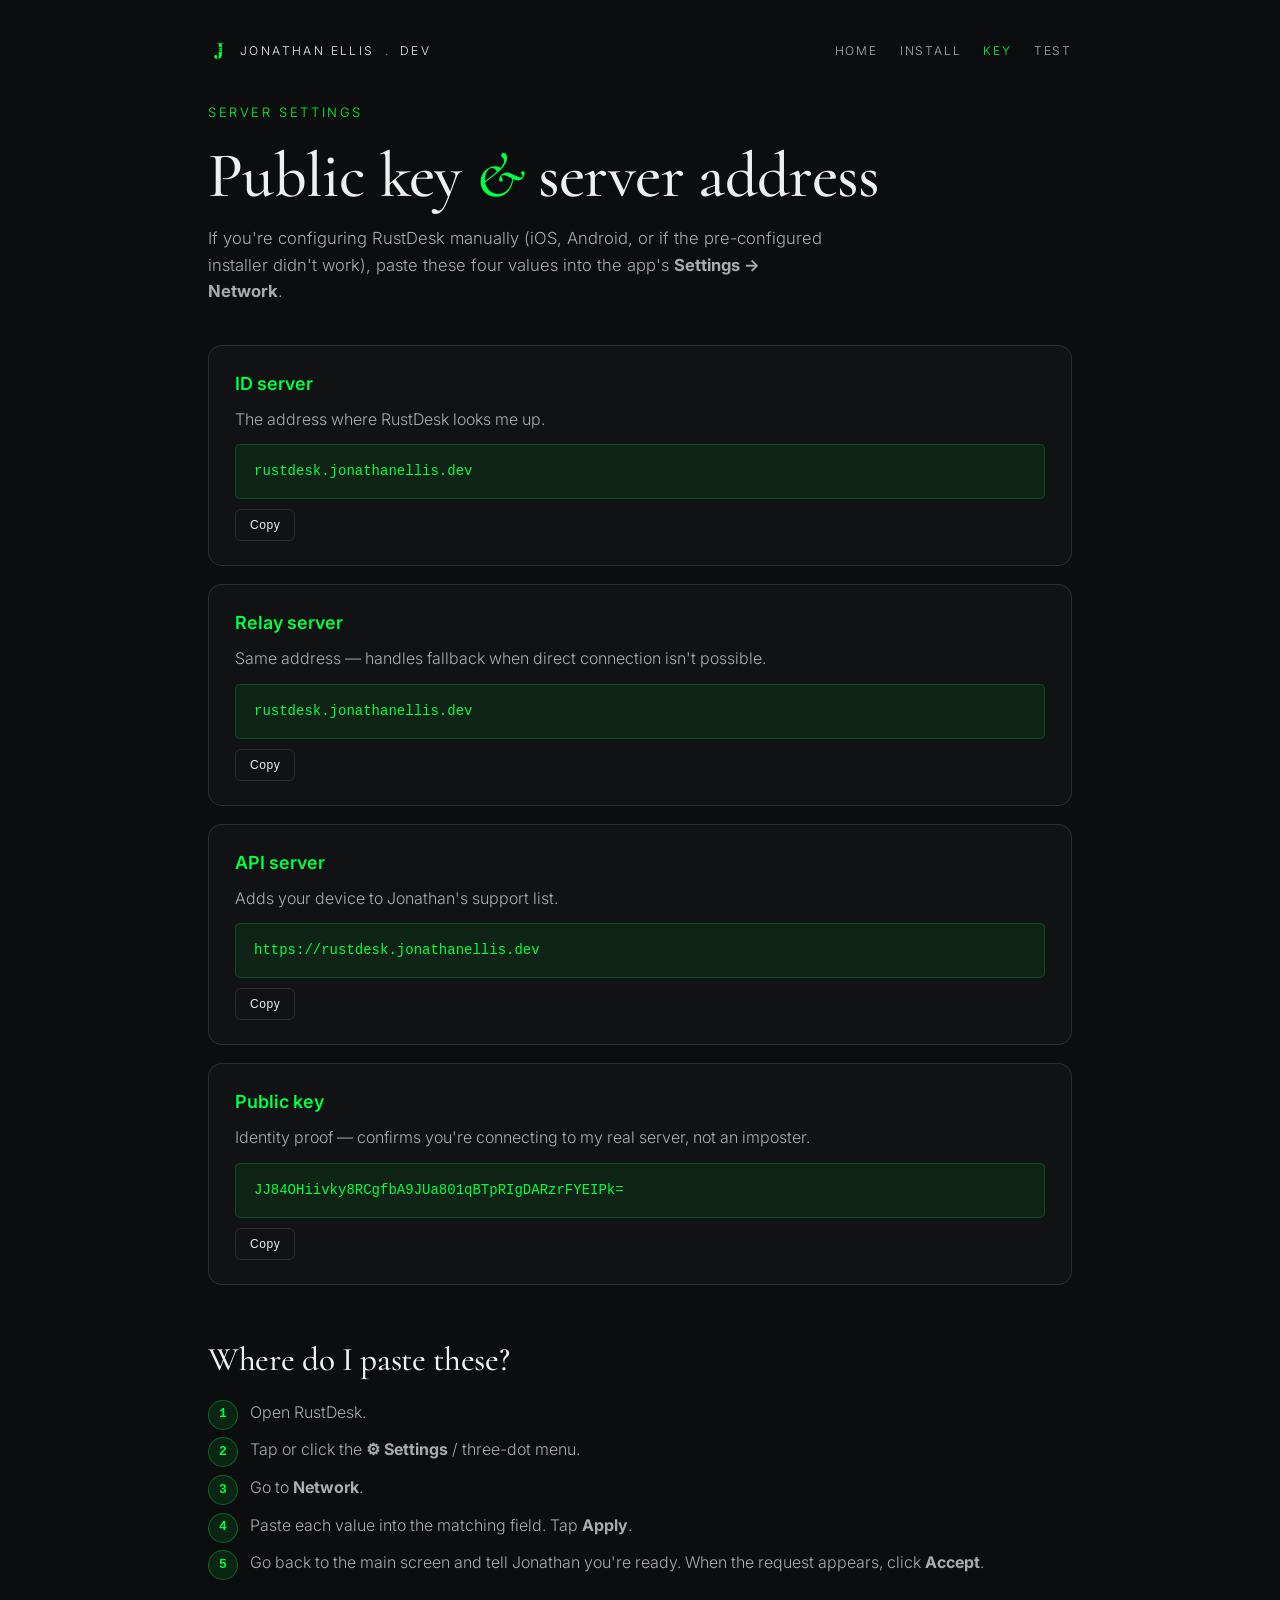
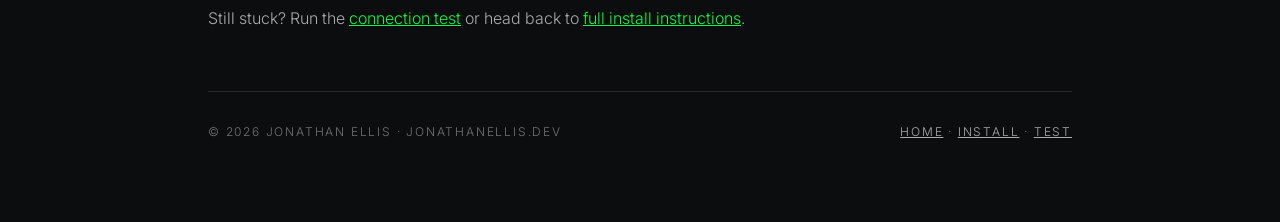
<file: key/index.html>
<!DOCTYPE html>
<html lang="en">
<head>
<meta charset="UTF-8">
<meta name="viewport" content="width=device-width, initial-scale=1.0">
<title>RustDesk public key — Jonathan Ellis</title>
<meta name="description" content="Public key and server settings for connecting to Jonathan Ellis's RustDesk server.">
<link rel="icon" type="image/svg+xml" href="/public/favicon.svg">
<link rel="preconnect" href="https://fonts.googleapis.com">
<link rel="preconnect" href="https://fonts.gstatic.com" crossorigin>
<link href="https://fonts.googleapis.com/css2?family=Cormorant:ital,wght@0,400;0,500;1,500&family=Inter:wght@300;400;500;600;700&display=swap" rel="stylesheet">
<link rel="stylesheet" href="/shared.css">
</head>
<body>
<div class="wrap">
  <nav class="top">
    <a class="brand" href="/">
      <img src="/public/logo.svg" alt="JE">
      Jonathan Ellis<span class="dot">.</span>Dev
    </a>
    <ul>
      <li><a href="/">Home</a></li>
      <li><a href="/install/">Install</a></li>
      <li><a href="/key/" class="active">Key</a></li>
      <li><a href="/test/">Test</a></li>
    </ul>
  </nav>

  <div class="kicker">Server settings</div>
  <h1>Public key <em>&amp;</em> server address</h1>
  <p class="lede">
    If you're configuring RustDesk manually (iOS, Android, or if the pre-configured installer didn't work), paste these four values into the app's <strong>Settings → Network</strong>.
  </p>

  <div class="card">
    <h3>ID server</h3>
    <p style="margin-bottom: 12px;">The address where RustDesk looks me up.</p>
    <code class="key key-block" id="id-server">rustdesk.jonathanellis.dev</code>
    <button class="copy-btn" data-target="id-server">Copy</button>
  </div>

  <div class="card">
    <h3>Relay server</h3>
    <p style="margin-bottom: 12px;">Same address — handles fallback when direct connection isn't possible.</p>
    <code class="key key-block" id="relay-server">rustdesk.jonathanellis.dev</code>
    <button class="copy-btn" data-target="relay-server">Copy</button>
  </div>

  <div class="card">
    <h3>API server</h3>
    <p style="margin-bottom: 12px;">Adds your device to Jonathan's support list.</p>
    <code class="key key-block" id="api-server">https://rustdesk.jonathanellis.dev</code>
    <button class="copy-btn" data-target="api-server">Copy</button>
  </div>

  <div class="card">
    <h3>Public key</h3>
    <p style="margin-bottom: 12px;">Identity proof — confirms you're connecting to my real server, not an imposter.</p>
    <code class="key key-block" id="pubkey">JJ84OHiivky8RCgfbA9JUa801qBTpRIgDARzrFYEIPk=</code>
    <button class="copy-btn" data-target="pubkey">Copy</button>
  </div>

  <h2>Where do I paste these?</h2>
  <ol class="steps">
    <li>Open RustDesk.</li>
    <li>Tap or click the <strong>⚙ Settings</strong> / three-dot menu.</li>
    <li>Go to <strong>Network</strong>.</li>
    <li>Paste each value into the matching field. Tap <strong>Apply</strong>.</li>
    <li>Go back to the main screen and tell Jonathan you're ready. When the request appears, click <strong>Accept</strong>.</li>
  </ol>

  <p style="margin-top: 30px;">Still stuck? Run the <a href="/test/">connection test</a> or head back to <a href="/install/">full install instructions</a>.</p>

  <footer>
    <div>© 2026 Jonathan Ellis · jonathanellis.dev</div>
    <div>
      <a href="/">Home</a> ·
      <a href="/install/">Install</a> ·
      <a href="/test/">Test</a>
    </div>
  </footer>
</div>

<script>
document.querySelectorAll('.copy-btn').forEach(btn => {
  btn.addEventListener('click', async () => {
    const target = document.getElementById(btn.dataset.target);
    try {
      await navigator.clipboard.writeText(target.textContent.trim());
      btn.textContent = 'Copied';
      btn.classList.add('copied');
      setTimeout(() => {
        btn.textContent = 'Copy';
        btn.classList.remove('copied');
      }, 1600);
    } catch (e) {
      btn.textContent = 'Select manually';
    }
  });
});
</script>
</body>
</html>
</file>
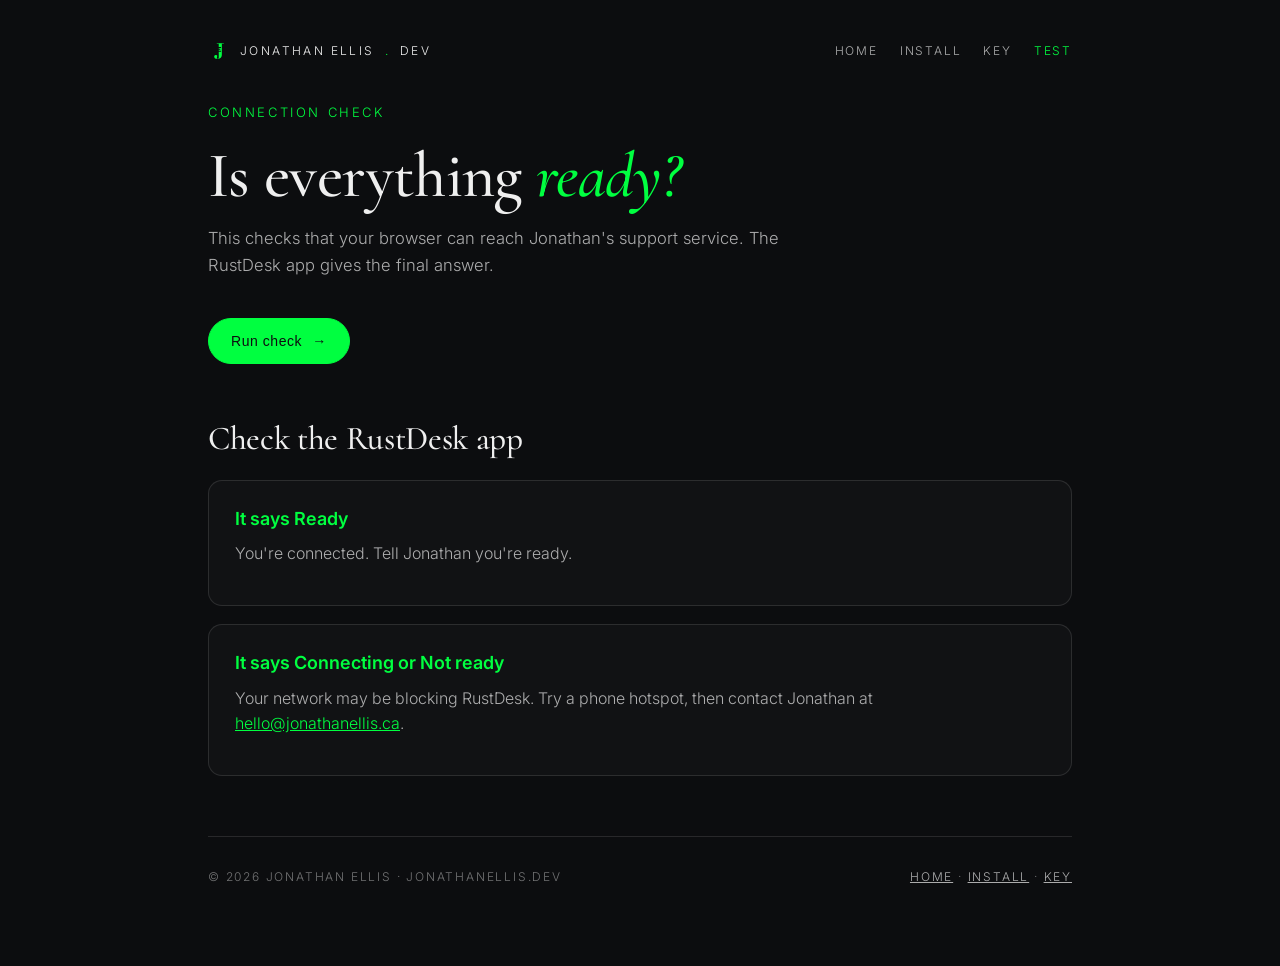
<file: test/index.html>
<!DOCTYPE html>
<html lang="en">
<head>
<meta charset="UTF-8">
<meta name="viewport" content="width=device-width, initial-scale=1.0">
<title>Connection check — RustDesk — Jonathan Ellis</title>
<meta name="description" content="Check whether your browser can reach Jonathan Ellis's RustDesk support server.">
<link rel="icon" type="image/svg+xml" href="/public/favicon.svg">
<link rel="preconnect" href="https://fonts.googleapis.com">
<link rel="preconnect" href="https://fonts.gstatic.com" crossorigin>
<link href="https://fonts.googleapis.com/css2?family=Cormorant:ital,wght@0,400;0,500;1,500&family=Inter:wght@300;400;500;600;700&display=swap" rel="stylesheet">
<link rel="stylesheet" href="/shared.css">
</head>
<body>
<div class="wrap">
  <nav class="top">
    <a class="brand" href="/">
      <img src="/public/logo.svg" alt="JE">
      Jonathan Ellis<span class="dot">.</span>Dev
    </a>
    <ul>
      <li><a href="/">Home</a></li>
      <li><a href="/install/">Install</a></li>
      <li><a href="/key/">Key</a></li>
      <li><a href="/test/" class="active">Test</a></li>
    </ul>
  </nav>

  <div class="kicker">Connection check</div>
  <h1>Is everything <em>ready?</em></h1>
  <p class="lede">This checks that your browser can reach Jonathan's support service. The RustDesk app gives the final answer.</p>

  <div class="btn-row">
    <button class="btn primary" id="run-test" type="button">Run check <span aria-hidden="true">→</span></button>
  </div>

  <div id="results" aria-live="polite" style="margin-top: 30px;"></div>

  <h2>Check the RustDesk app</h2>
  <div class="card">
    <h3>It says Ready</h3>
    <p>You're connected. Tell Jonathan you're ready.</p>
  </div>
  <div class="card">
    <h3>It says Connecting or Not ready</h3>
    <p>Your network may be blocking RustDesk. Try a phone hotspot, then contact Jonathan at <a href="mailto:hello@jonathanellis.ca">hello@jonathanellis.ca</a>.</p>
  </div>

  <footer>
    <div>© 2026 Jonathan Ellis · jonathanellis.dev</div>
    <div>
      <a href="/">Home</a> ·
      <a href="/install/">Install</a> ·
      <a href="/key/">Key</a>
    </div>
  </footer>
</div>

<script>
const results = document.getElementById('results');
const button = document.getElementById('run-test');

function showResult(status, title, detail) {
  const card = document.createElement('div');
  card.className = 'card';
  const heading = document.createElement('h3');
  const dot = document.createElement('span');
  dot.className = `status-dot ${status}`;
  heading.append(dot, title);
  const text = document.createElement('p');
  text.textContent = detail;
  card.append(heading, text);
  results.replaceChildren(card);
}

button.addEventListener('click', async () => {
  button.disabled = true;
  showResult('pending', 'Checking…', 'This takes a few seconds.');
  try {
    const response = await fetch('/api/latest', { cache: 'no-store', signal: AbortSignal.timeout(8000) });
    if (!response.ok) throw new Error('unavailable');
    const latest = await response.json();
    showResult('ok', 'Support service reachable', `The latest available version is RustDesk ${latest.version}.`);
  } catch (err) {
    showResult('fail', 'Support service not reachable', 'Try a different network, or contact Jonathan.');
  }
  button.disabled = false;
});
</script>
</body>
</html>
</file>
<file: shared.css>
/* Jonathan Ellis brand — shared across rustdesk pages */
:root {
  --green: #00ff40;
  --charcoal: #25272b;
  --ink: #0c0d0f;
  --bone: #efefef;
  --bone-dim: rgba(239, 239, 239, 0.7);
  --muted: rgba(239, 239, 239, 0.45);
  --line: rgba(239, 239, 239, 0.12);
  --card: rgba(239, 239, 239, 0.025);
}
* { box-sizing: border-box; margin: 0; padding: 0; }
html, body {
  min-height: 100%;
  background: var(--ink);
  color: var(--bone);
  font-family: 'Inter', -apple-system, BlinkMacSystemFont, sans-serif;
  font-weight: 300;
  line-height: 1.6;
  -webkit-font-smoothing: antialiased;
}
.wrap {
  max-width: 920px;
  margin: 0 auto;
  padding: 40px 28px 80px;
}
nav.top {
  display: flex;
  align-items: center;
  justify-content: space-between;
  padding-bottom: 40px;
  font-size: 12px;
  letter-spacing: 0.15em;
  text-transform: uppercase;
  color: var(--muted);
}
nav.top .brand {
  display: inline-flex;
  align-items: center;
  gap: 10px;
  color: var(--bone);
  text-decoration: none;
  letter-spacing: 0.2em;
}
nav.top .brand img { width: 22px; height: 22px; }
nav.top .brand span.dot { color: var(--green); }
nav.top ul { list-style: none; display: flex; gap: 22px; }
nav.top a {
  color: var(--bone-dim);
  text-decoration: none;
  transition: color 0.2s ease;
}
nav.top a:hover, nav.top a.active { color: var(--green); }

h1 {
  font-family: 'Cormorant', Georgia, serif;
  font-weight: 500;
  font-size: clamp(40px, 5vw, 64px);
  line-height: 1.1;
  letter-spacing: -0.01em;
  margin-bottom: 14px;
}
h1 em {
  color: var(--green);
  font-style: italic;
}
.kicker {
  color: var(--green);
  font-size: 13px;
  letter-spacing: 0.2em;
  text-transform: uppercase;
  margin-bottom: 18px;
}
.lede {
  font-size: clamp(16px, 1.3vw, 19px);
  color: var(--bone-dim);
  max-width: 620px;
  margin-bottom: 40px;
}
h2 {
  font-family: 'Cormorant', Georgia, serif;
  font-weight: 500;
  font-size: clamp(26px, 2.6vw, 34px);
  margin: 48px 0 14px;
  letter-spacing: -0.01em;
}
h3 {
  font-size: 18px;
  font-weight: 600;
  margin: 22px 0 8px;
  color: var(--bone);
}
p { margin-bottom: 14px; color: var(--bone-dim); }
a { color: var(--green); }
a:hover { text-decoration: underline; }

.btn {
  display: inline-flex;
  align-items: center;
  gap: 10px;
  padding: 14px 22px;
  border: 1px solid var(--line);
  border-radius: 999px;
  color: var(--bone);
  text-decoration: none;
  font-size: 14px;
  font-weight: 500;
  letter-spacing: 0.04em;
  background: var(--card);
  transition: all 0.25s ease;
}
.btn:hover {
  border-color: var(--green);
  color: var(--green);
  transform: translateY(-2px);
  text-decoration: none;
}
.btn.primary {
  background: var(--green);
  color: var(--ink);
  border-color: var(--green);
}
.btn.primary:hover {
  background: transparent;
  color: var(--green);
}
.btn-row { display: flex; flex-wrap: wrap; gap: 12px; margin-top: 10px; }

.card {
  background: var(--card);
  border: 1px solid var(--line);
  border-radius: 14px;
  padding: 24px 26px;
  margin-bottom: 18px;
}
.card h3 { margin-top: 0; color: var(--green); }
code, .key {
  font-family: ui-monospace, 'SF Mono', Menlo, Consolas, monospace;
  background: rgba(0, 255, 64, 0.08);
  border: 1px solid rgba(0, 255, 64, 0.2);
  color: var(--green);
  padding: 2px 7px;
  border-radius: 5px;
  font-size: 13px;
}
.key-block {
  display: block;
  padding: 16px 18px;
  word-break: break-all;
  font-size: 14px;
  margin: 10px 0;
  line-height: 1.5;
}
.platform-grid {
  display: grid;
  grid-template-columns: repeat(auto-fit, minmax(200px, 1fr));
  gap: 14px;
  margin: 20px 0 30px;
}
.platform {
  background: var(--card);
  border: 1px solid var(--line);
  border-radius: 12px;
  padding: 22px 20px;
  text-align: center;
  transition: all 0.25s ease;
  text-decoration: none;
  color: var(--bone);
}
.platform:hover {
  border-color: var(--green);
  transform: translateY(-3px);
  text-decoration: none;
}
.platform .os { font-size: 16px; font-weight: 600; margin-bottom: 4px; }
.platform .ext { color: var(--muted); font-size: 12px; letter-spacing: 0.08em; text-transform: uppercase; }
.platform.recommended { border-color: var(--green); }
.platform.recommended::before {
  content: 'For you';
  display: inline-block;
  color: var(--green);
  font-size: 10px;
  letter-spacing: 0.2em;
  text-transform: uppercase;
  margin-bottom: 6px;
}

.steps { list-style: none; counter-reset: step; margin: 10px 0 20px; }
.steps li {
  counter-increment: step;
  padding-left: 42px;
  position: relative;
  margin-bottom: 12px;
  color: var(--bone-dim);
}
.steps li::before {
  content: counter(step);
  position: absolute;
  left: 0; top: 0;
  width: 28px; height: 28px;
  background: rgba(0, 255, 64, 0.1);
  border: 1px solid rgba(0, 255, 64, 0.3);
  color: var(--green);
  border-radius: 50%;
  display: flex; align-items: center; justify-content: center;
  font-size: 13px; font-weight: 600;
  font-family: ui-monospace, monospace;
}

footer {
  margin-top: 60px;
  padding-top: 30px;
  border-top: 1px solid var(--line);
  font-size: 12px;
  letter-spacing: 0.15em;
  text-transform: uppercase;
  color: var(--muted);
  display: flex;
  justify-content: space-between;
  flex-wrap: wrap;
  gap: 12px;
}
footer a { color: var(--bone-dim); }

.copy-btn {
  background: transparent;
  border: 1px solid var(--line);
  color: var(--bone);
  padding: 8px 14px;
  border-radius: 6px;
  font-size: 12px;
  cursor: pointer;
  letter-spacing: 0.05em;
  transition: all 0.2s ease;
}
.copy-btn:hover { border-color: var(--green); color: var(--green); }
.copy-btn.copied { color: var(--green); border-color: var(--green); }

.status-dot {
  display: inline-block;
  width: 10px; height: 10px;
  border-radius: 50%;
  margin-right: 8px;
  vertical-align: middle;
}
.status-dot.ok { background: var(--green); box-shadow: 0 0 10px var(--green); }
.status-dot.fail { background: #ff3b30; }
.status-dot.pending { background: #fbbf24; animation: pulse 1s ease infinite; }
@keyframes pulse { 0%,100% { opacity: 1; } 50% { opacity: 0.3; } }

.guide {
  background: linear-gradient(180deg, rgba(0,255,64,0.07), rgba(0,255,64,0.015));
  border: 1px solid rgba(0,255,64,0.28);
  border-radius: 16px;
  padding: 24px 26px 20px;
  margin: 0 0 20px;
}
.os-switch { display: flex; flex-wrap: wrap; gap: 8px; margin-bottom: 22px; }
.os-switch button {
  min-height: 40px;
  padding: 8px 15px;
  background: transparent;
  border: 1px solid var(--line);
  border-radius: 999px;
  color: var(--bone-dim);
  font: inherit;
  font-size: 13px;
  cursor: pointer;
  transition: color 0.15s ease, border-color 0.15s ease, background 0.15s ease;
}
.os-switch button:hover { border-color: var(--green); color: var(--green); }
.os-switch button.active { background: var(--green); border-color: var(--green); color: var(--ink); font-weight: 600; }
.os-switch button:focus-visible, .copy-btn:focus-visible, .guide-cta:focus-visible { outline: 2px solid var(--green); outline-offset: 2px; }
.guide-title { margin: 0 0 16px; }
.guide-action { margin-bottom: 24px; }
.guide-cta { font-size: 16px; padding: 16px 28px; }
.copy-row {
  display: flex;
  align-items: center;
  justify-content: space-between;
  gap: 12px;
  padding: 12px 14px;
  background: rgba(0,0,0,0.3);
  border: 1px solid var(--line);
  border-radius: 10px;
  margin-bottom: 8px;
}
.copy-text { min-width: 0; display: flex; flex-direction: column; gap: 5px; }
.copy-text span { color: var(--muted); font-size: 12px; }
.copy-text code { background: none; border: 0; padding: 0; overflow-wrap: anywhere; }
.copy-row .copy-btn { flex: none; min-height: 40px; }
.guide-settings { margin-top: 8px; }
.guide-version { color: var(--muted); font-size: 12px; margin-top: 10px; }
kbd {
  font-family: ui-monospace, 'SF Mono', Menlo, Consolas, monospace;
  font-size: 12px;
  padding: 1px 6px;
  border: 1px solid var(--line);
  border-radius: 4px;
  background: rgba(239,239,239,0.06);
}

@media (max-width: 640px) {
  .wrap { padding: 24px 16px 60px; }
  nav.top { flex-wrap: wrap; gap: 12px; padding-bottom: 28px; }
  nav.top ul { gap: 14px; }
  .guide { padding: 18px 16px 16px; }
  .guide-cta { width: 100%; justify-content: center; }
}
@media (prefers-reduced-motion: reduce) {
  .btn, .platform, .os-switch button { transition: none; }
  .btn:hover, .platform:hover { transform: none; }
  .status-dot.pending { animation: none; }
}
</file>
